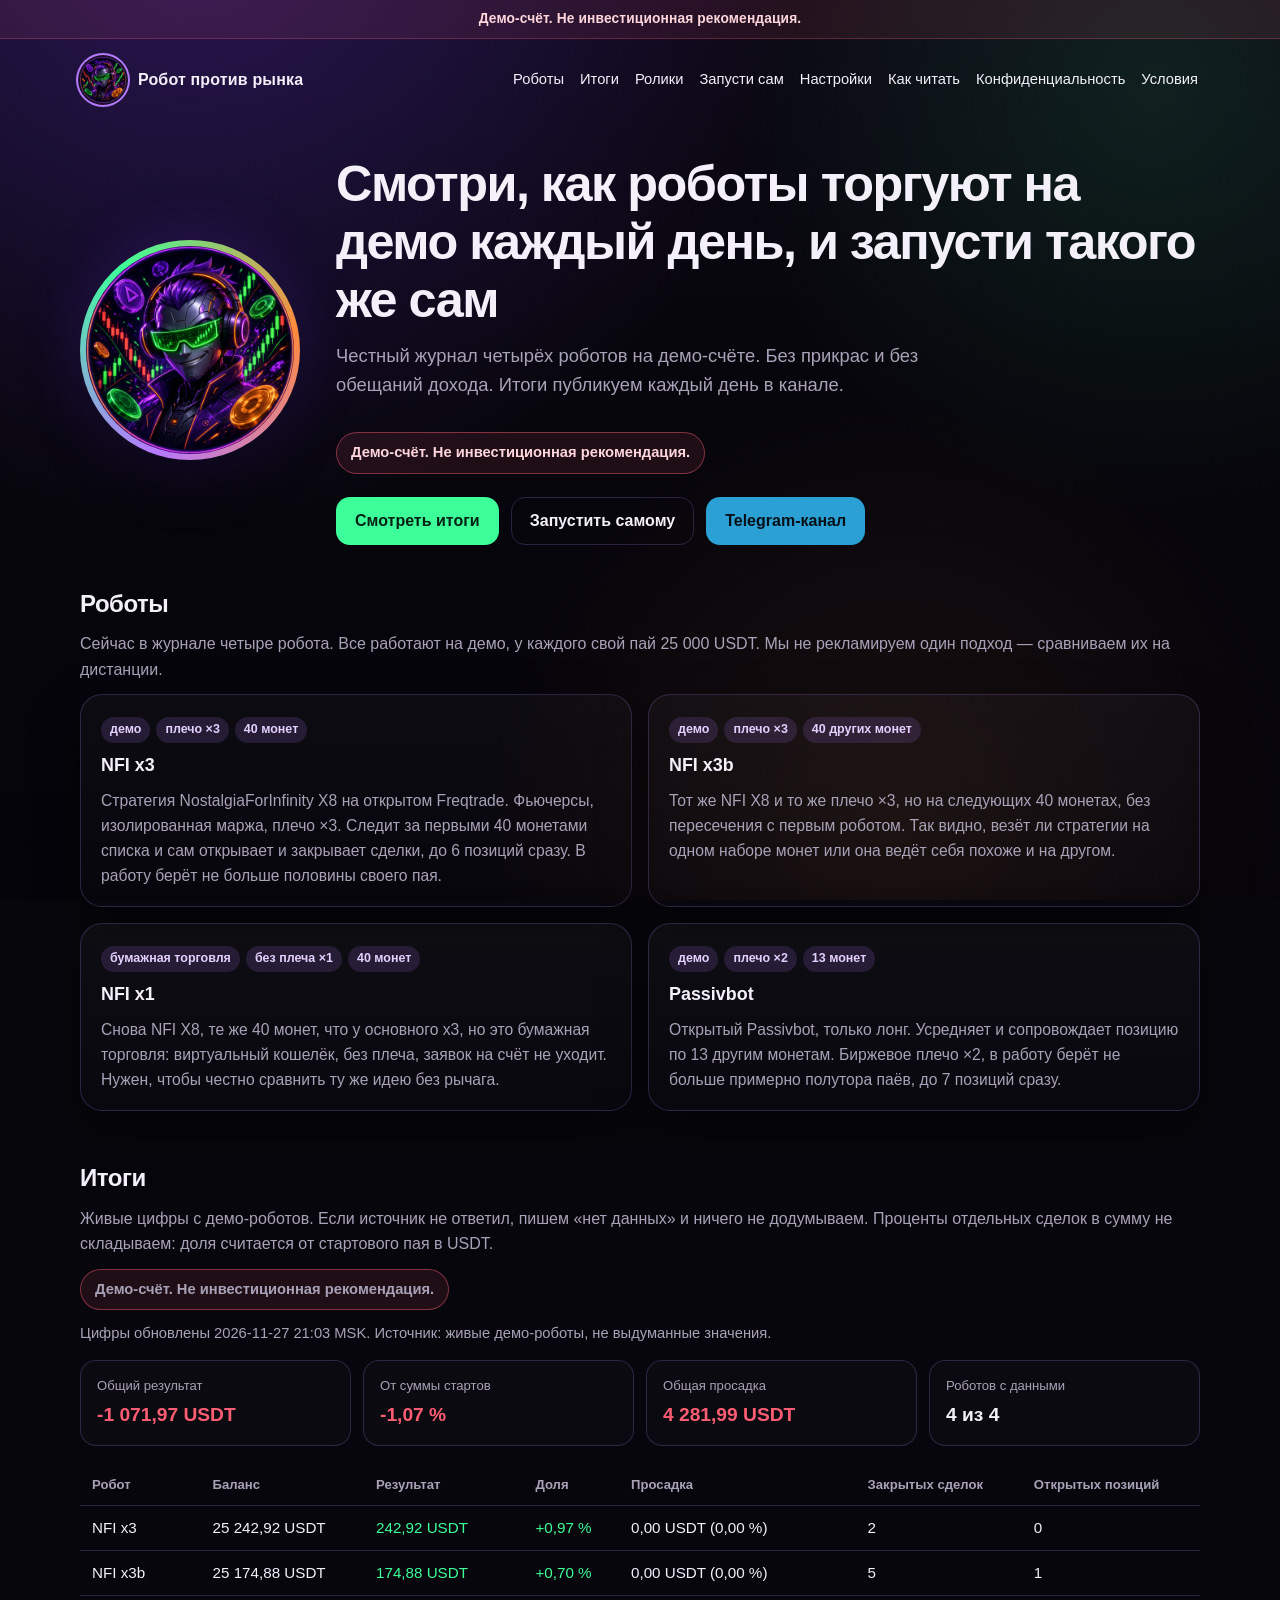
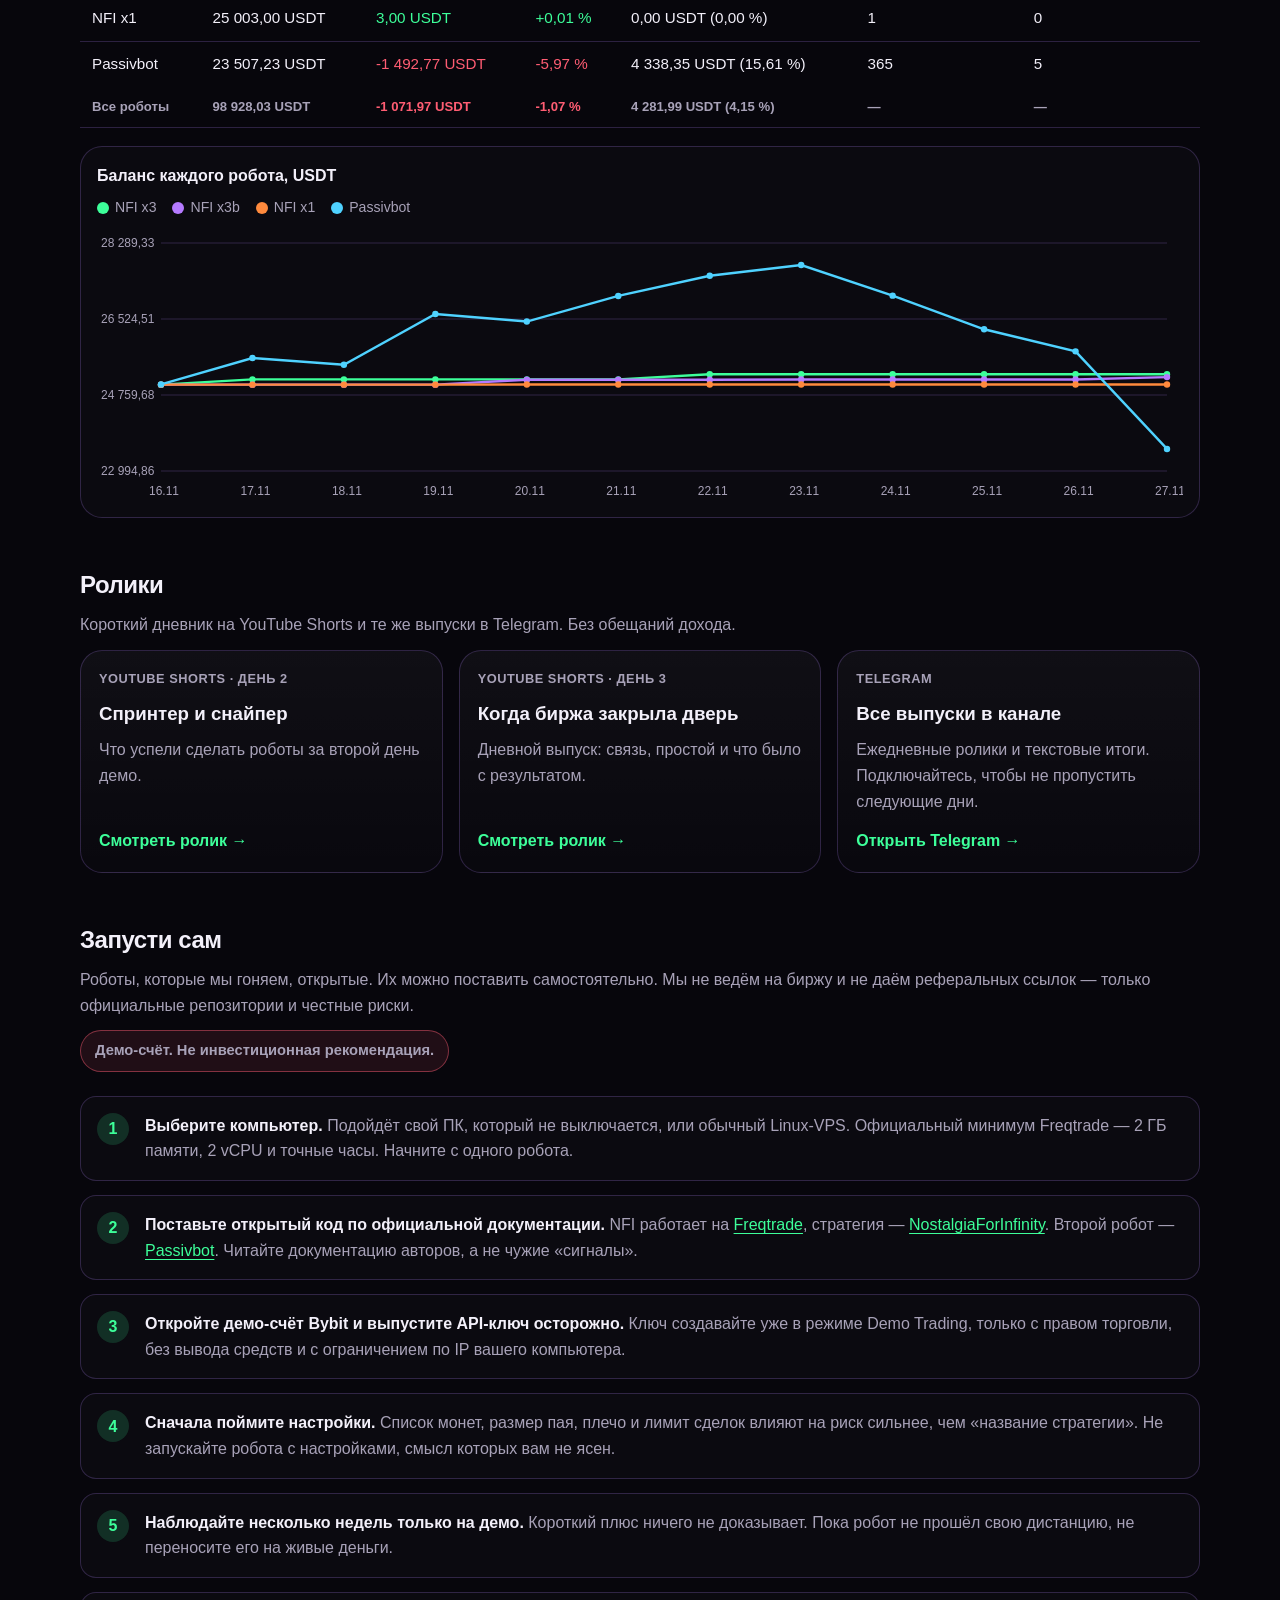
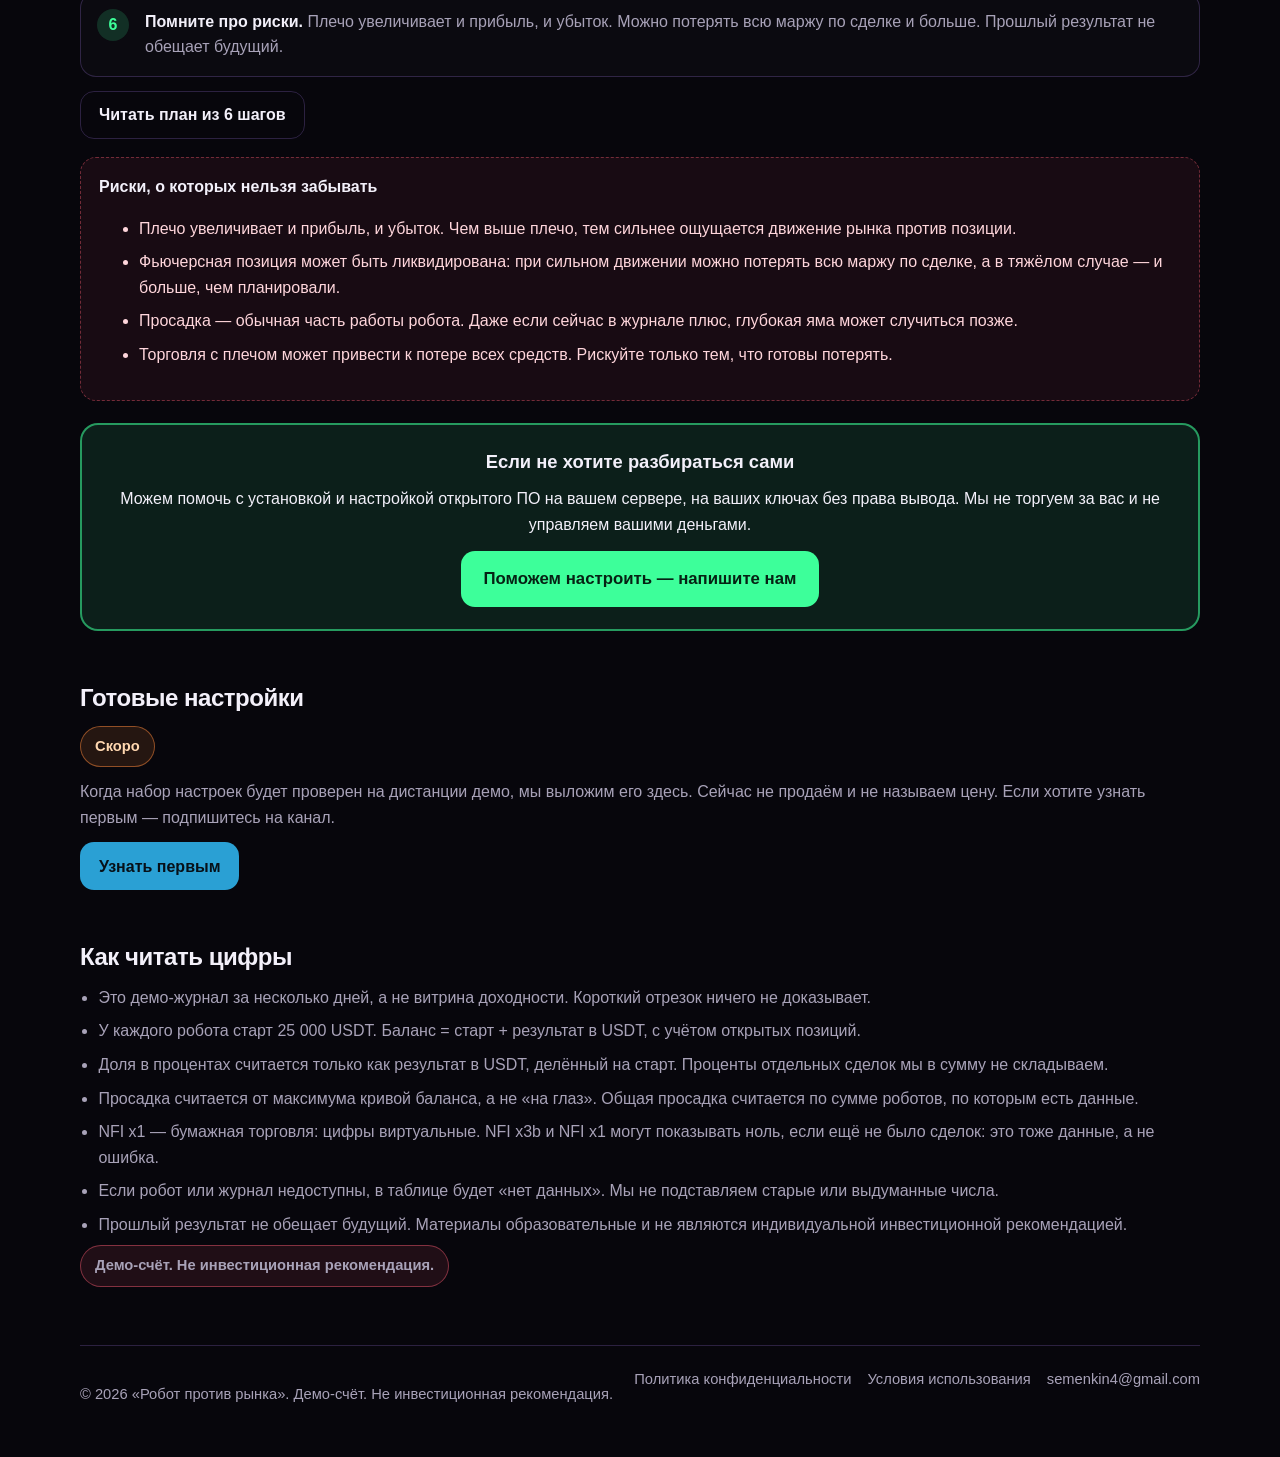
<file: index.html>
<!DOCTYPE html>
<html lang="ru">
<head>
  <meta charset="utf-8">
  <meta name="viewport" content="width=device-width, initial-scale=1">
  <title>Робот против рынка — смотри демо-роботов и запусти такого же сам</title>
  <meta name="description" content="Честный журнал демо-торговли торговых роботов. Смотри, как роботы торгуют на демо каждый день, и запусти такого же сам. Демо-счёт. Не инвестиционная рекомендация.">
  <meta name="robots" content="index,follow">
  <meta property="og:title" content="Робот против рынка">
  <meta property="og:description" content="Смотри, как роботы торгуют на демо каждый день, и запусти такого же сам. Демо-счёт. Не инвестиционная рекомендация.">
  <meta property="og:image" content="avatar.jpg">
  <meta property="og:locale" content="ru_RU">
  <link rel="icon" href="avatar.jpg" type="image/jpeg">
  <link rel="stylesheet" href="style.css">
</head>
<body>
  <div class="bg-glow" aria-hidden="true"></div>
  <div class="top-disclaimer">Демо-счёт. Не инвестиционная рекомендация.</div>
  <div class="wrap">
    <header>
      <a class="brand" href="index.html">
        <img src="avatar.jpg" alt="Аватар канала «Робот против рынка»" width="46" height="46">
        <span class="brand-name">Робот против рынка</span>
      </a>
      <nav aria-label="Разделы сайта">
        <a href="#robots">Роботы</a>
        <a href="#results">Итоги</a>
        <a href="#videos">Ролики</a>
        <a href="start.html">Запусти сам</a>
        <a href="#presets">Настройки</a>
        <a href="#howto">Как читать</a>
        <a href="privacy.html">Конфиденциальность</a>
        <a href="terms.html">Условия</a>
      </nav>
    </header>

    <main>
      <section class="hero">
        <div class="avatar-frame">
          <img src="avatar.jpg" alt="Аватар канала «Робот против рынка»: робот в наушниках на фоне графика" width="220" height="220">
        </div>
        <div>
          <h1>Смотри, как роботы торгуют на демо каждый день, и запусти такого же сам</h1>
          <p class="lead">Честный журнал четырёх роботов на демо-счёте. Без прикрас и без обещаний дохода. Итоги публикуем каждый день в канале.</p>
          <p class="badge">Демо-счёт. Не инвестиционная рекомендация.</p>
          <div class="cta-row">
            <a class="btn btn-primary" href="#results">Смотреть итоги</a>
            <a class="btn btn-ghost" href="start.html">Запустить самому</a>
            <a class="btn btn-tg" href="https://t.me/robot_protiv_rynka">Telegram-канал</a>
          </div>
        </div>
      </section>

      <section class="section" id="robots">
        <h2>Роботы</h2>
        <p class="section-lead">Сейчас в журнале четыре робота. Все работают на демо, у каждого свой пай 25 000 USDT. Мы не рекламируем один подход — сравниваем их на дистанции.</p>
        <div class="cards">
          <article class="card">
            <span class="tag">демо</span><span class="tag">плечо ×3</span><span class="tag">40 монет</span>
            <h3>NFI x3</h3>
            <p>Стратегия NostalgiaForInfinity X8 на открытом Freqtrade. Фьючерсы, изолированная маржа, плечо ×3. Следит за первыми 40 монетами списка и сам открывает и закрывает сделки, до 6 позиций сразу. В работу берёт не больше половины своего пая.</p>
          </article>
          <article class="card">
            <span class="tag">демо</span><span class="tag">плечо ×3</span><span class="tag">40 других монет</span>
            <h3>NFI x3b</h3>
            <p>Тот же NFI X8 и то же плечо ×3, но на следующих 40 монетах, без пересечения с первым роботом. Так видно, везёт ли стратегии на одном наборе монет или она ведёт себя похоже и на другом.</p>
          </article>
          <article class="card">
            <span class="tag">бумажная торговля</span><span class="tag">без плеча ×1</span><span class="tag">40 монет</span>
            <h3>NFI x1</h3>
            <p>Снова NFI X8, те же 40 монет, что у основного x3, но это бумажная торговля: виртуальный кошелёк, без плеча, заявок на счёт не уходит. Нужен, чтобы честно сравнить ту же идею без рычага.</p>
          </article>
          <article class="card">
            <span class="tag">демо</span><span class="tag">плечо ×2</span><span class="tag">13 монет</span>
            <h3>Passivbot</h3>
            <p>Открытый Passivbot, только лонг. Усредняет и сопровождает позицию по 13 другим монетам. Биржевое плечо ×2, в работу берёт не больше примерно полутора паёв, до 7 позиций сразу.</p>
          </article>
        </div>
      </section>

      <section class="section" id="results">
        <h2>Итоги</h2>
        <p class="section-lead">Живые цифры с демо-роботов. Если источник не ответил, пишем «нет данных» и ничего не додумываем. Проценты отдельных сделок в сумму не складываем: доля считается от стартового пая в USDT.</p>
        <p class="badge">Демо-счёт. Не инвестиционная рекомендация.</p>
        <p class="update-time" id="updated-at">Загружаем цифры…</p>
        <div class="kpi">
          <div class="kpi-item"><span class="label">Общий результат</span><span class="value" id="kpi-pnl">…</span></div>
          <div class="kpi-item"><span class="label">От суммы стартов</span><span class="value" id="kpi-pct">…</span></div>
          <div class="kpi-item"><span class="label">Общая просадка</span><span class="value" id="kpi-dd">…</span></div>
          <div class="kpi-item"><span class="label">Роботов с данными</span><span class="value" id="kpi-count">…</span></div>
        </div>
        <div class="table-wrap">
          <table class="stats">
            <thead>
              <tr>
                <th>Робот</th>
                <th>Баланс</th>
                <th>Результат</th>
                <th>Доля</th>
                <th>Просадка</th>
                <th>Закрытых сделок</th>
                <th>Открытых позиций</th>
              </tr>
            </thead>
            <tbody id="stats-body">
              <tr><td colspan="7">Загружаем цифры…</td></tr>
            </tbody>
            <tfoot id="stats-foot"></tfoot>
          </table>
        </div>
        <div class="stats-cards" id="stats-cards"></div>
        <div class="chart-box">
          <h3>Баланс каждого робота, USDT</h3>
          <div class="legend">
            <span><i class="swatch" style="background:#3dff9a"></i>NFI x3</span>
            <span><i class="swatch" style="background:#b57aff"></i>NFI x3b</span>
            <span><i class="swatch" style="background:#ff8a3d"></i>NFI x1</span>
            <span><i class="swatch" style="background:#4fd2ff"></i>Passivbot</span>
          </div>
          <canvas id="balance-chart" width="800" height="280" role="img" aria-label="График баланса четырёх демо-роботов"></canvas>
        </div>
      </section>

      <section class="section" id="videos">
        <h2>Ролики</h2>
        <p class="section-lead">Короткий дневник на YouTube Shorts и те же выпуски в Telegram. Без обещаний дохода.</p>
        <div class="video-grid">
          <a class="video-card" href="https://youtube.com/shorts/iIZzN1qFDpM">
            <div>
              <div class="kind">YouTube Shorts · день 2</div>
              <h3>Спринтер и снайпер</h3>
              <p>Что успели сделать роботы за второй день демо.</p>
            </div>
            <div class="play">Смотреть ролик →</div>
          </a>
          <a class="video-card" href="https://youtube.com/shorts/Dqao7F0PAgA">
            <div>
              <div class="kind">YouTube Shorts · день 3</div>
              <h3>Когда биржа закрыла дверь</h3>
              <p>Дневной выпуск: связь, простой и что было с результатом.</p>
            </div>
            <div class="play">Смотреть ролик →</div>
          </a>
          <a class="video-card" href="https://t.me/robot_protiv_rynka">
            <div>
              <div class="kind">Telegram</div>
              <h3>Все выпуски в канале</h3>
              <p>Ежедневные ролики и текстовые итоги. Подключайтесь, чтобы не пропустить следующие дни.</p>
            </div>
            <div class="play">Открыть Telegram →</div>
          </a>
        </div>
      </section>

      <section class="section" id="start">
        <h2>Запусти сам</h2>
        <p class="section-lead">Роботы, которые мы гоняем, открытые. Их можно поставить самостоятельно. Мы не ведём на биржу и не даём реферальных ссылок — только официальные репозитории и честные риски.</p>
        <p class="badge">Демо-счёт. Не инвестиционная рекомендация.</p>
        <ol class="steps">
          <li><strong>Выберите компьютер.</strong> Подойдёт свой ПК, который не выключается, или обычный Linux-VPS. Официальный минимум Freqtrade — 2 ГБ памяти, 2 vCPU и точные часы. Начните с одного робота.</li>
          <li><strong>Поставьте открытый код по официальной документации.</strong> NFI работает на <a href="https://github.com/freqtrade/freqtrade">Freqtrade</a>, стратегия — <a href="https://github.com/iterativv/NostalgiaForInfinity">NostalgiaForInfinity</a>. Второй робот — <a href="https://github.com/enarjord/passivbot">Passivbot</a>. Читайте документацию авторов, а не чужие «сигналы».</li>
          <li><strong>Откройте демо-счёт Bybit и выпустите API-ключ осторожно.</strong> Ключ создавайте уже в режиме Demo Trading, только с правом торговли, без вывода средств и с ограничением по IP вашего компьютера.</li>
          <li><strong>Сначала поймите настройки.</strong> Список монет, размер пая, плечо и лимит сделок влияют на риск сильнее, чем «название стратегии». Не запускайте робота с настройками, смысл которых вам не ясен.</li>
          <li><strong>Наблюдайте несколько недель только на демо.</strong> Короткий плюс ничего не доказывает. Пока робот не прошёл свою дистанцию, не переносите его на живые деньги.</li>
          <li><strong>Помните про риски.</strong> Плечо увеличивает и прибыль, и убыток. Можно потерять всю маржу по сделке и больше. Прошлый результат не обещает будущий.</li>
        </ol>
        <div class="cta-row">
          <a class="btn btn-ghost" href="start.html">Читать план из 6 шагов</a>
        </div>
        <div class="risk">
          <p><strong>Риски, о которых нельзя забывать</strong></p>
          <ul>
            <li>Плечо увеличивает и прибыль, и убыток. Чем выше плечо, тем сильнее ощущается движение рынка против позиции.</li>
            <li>Фьючерсная позиция может быть ликвидирована: при сильном движении можно потерять всю маржу по сделке, а в тяжёлом случае — и больше, чем планировали.</li>
            <li>Просадка — обычная часть работы робота. Даже если сейчас в журнале плюс, глубокая яма может случиться позже.</li>
            <li>Торговля с плечом может привести к потере всех средств. Рискуйте только тем, что готовы потерять.</li>
          </ul>
        </div>
        <div class="help-cta">
          <p class="help-lead">Если не хотите разбираться сами</p>
          <p>Можем помочь с установкой и настройкой открытого ПО на вашем сервере, на ваших ключах без права вывода. Мы не торгуем за вас и не управляем вашими деньгами.</p>
          <div class="cta-row">
            <a class="btn btn-primary" href="https://t.me/sema2944">Поможем настроить — напишите нам</a>
          </div>
        </div>
      </section>

      <section class="section" id="presets">
        <h2>Готовые настройки</h2>
        <p><span class="badge badge-soon">Скоро</span></p>
        <p class="section-lead">Когда набор настроек будет проверен на дистанции демо, мы выложим его здесь. Сейчас не продаём и не называем цену. Если хотите узнать первым — подпишитесь на канал.</p>
        <div class="cta-row">
          <a class="btn btn-tg" href="https://t.me/robot_protiv_rynka">Узнать первым</a>
        </div>
      </section>

      <section class="section" id="howto">
        <h2>Как читать цифры</h2>
        <ul class="read-list">
          <li>Это демо-журнал за несколько дней, а не витрина доходности. Короткий отрезок ничего не доказывает.</li>
          <li>У каждого робота старт 25 000 USDT. Баланс = старт + результат в USDT, с учётом открытых позиций.</li>
          <li>Доля в процентах считается только как результат в USDT, делённый на старт. Проценты отдельных сделок мы в сумму не складываем.</li>
          <li>Просадка считается от максимума кривой баланса, а не «на глаз». Общая просадка считается по сумме роботов, по которым есть данные.</li>
          <li>NFI x1 — бумажная торговля: цифры виртуальные. NFI x3b и NFI x1 могут показывать ноль, если ещё не было сделок: это тоже данные, а не ошибка.</li>
          <li>Если робот или журнал недоступны, в таблице будет «нет данных». Мы не подставляем старые или выдуманные числа.</li>
          <li>Прошлый результат не обещает будущий. Материалы образовательные и не являются индивидуальной инвестиционной рекомендацией.</li>
        </ul>
        <p class="badge">Демо-счёт. Не инвестиционная рекомендация.</p>
      </section>
    </main>

    <footer>
      <div class="footer-row">
        <p>© 2026 «Робот против рынка». Демо-счёт. Не инвестиционная рекомендация.</p>
        <div class="footer-links">
          <a href="privacy.html">Политика конфиденциальности</a>
          <a href="terms.html">Условия использования</a>
          <a href="mailto:semenkin4@gmail.com">semenkin4@gmail.com</a>
        </div>
      </div>
    </footer>
  </div>
  <script src="site.js"></script>
</body>
</html>
</file>
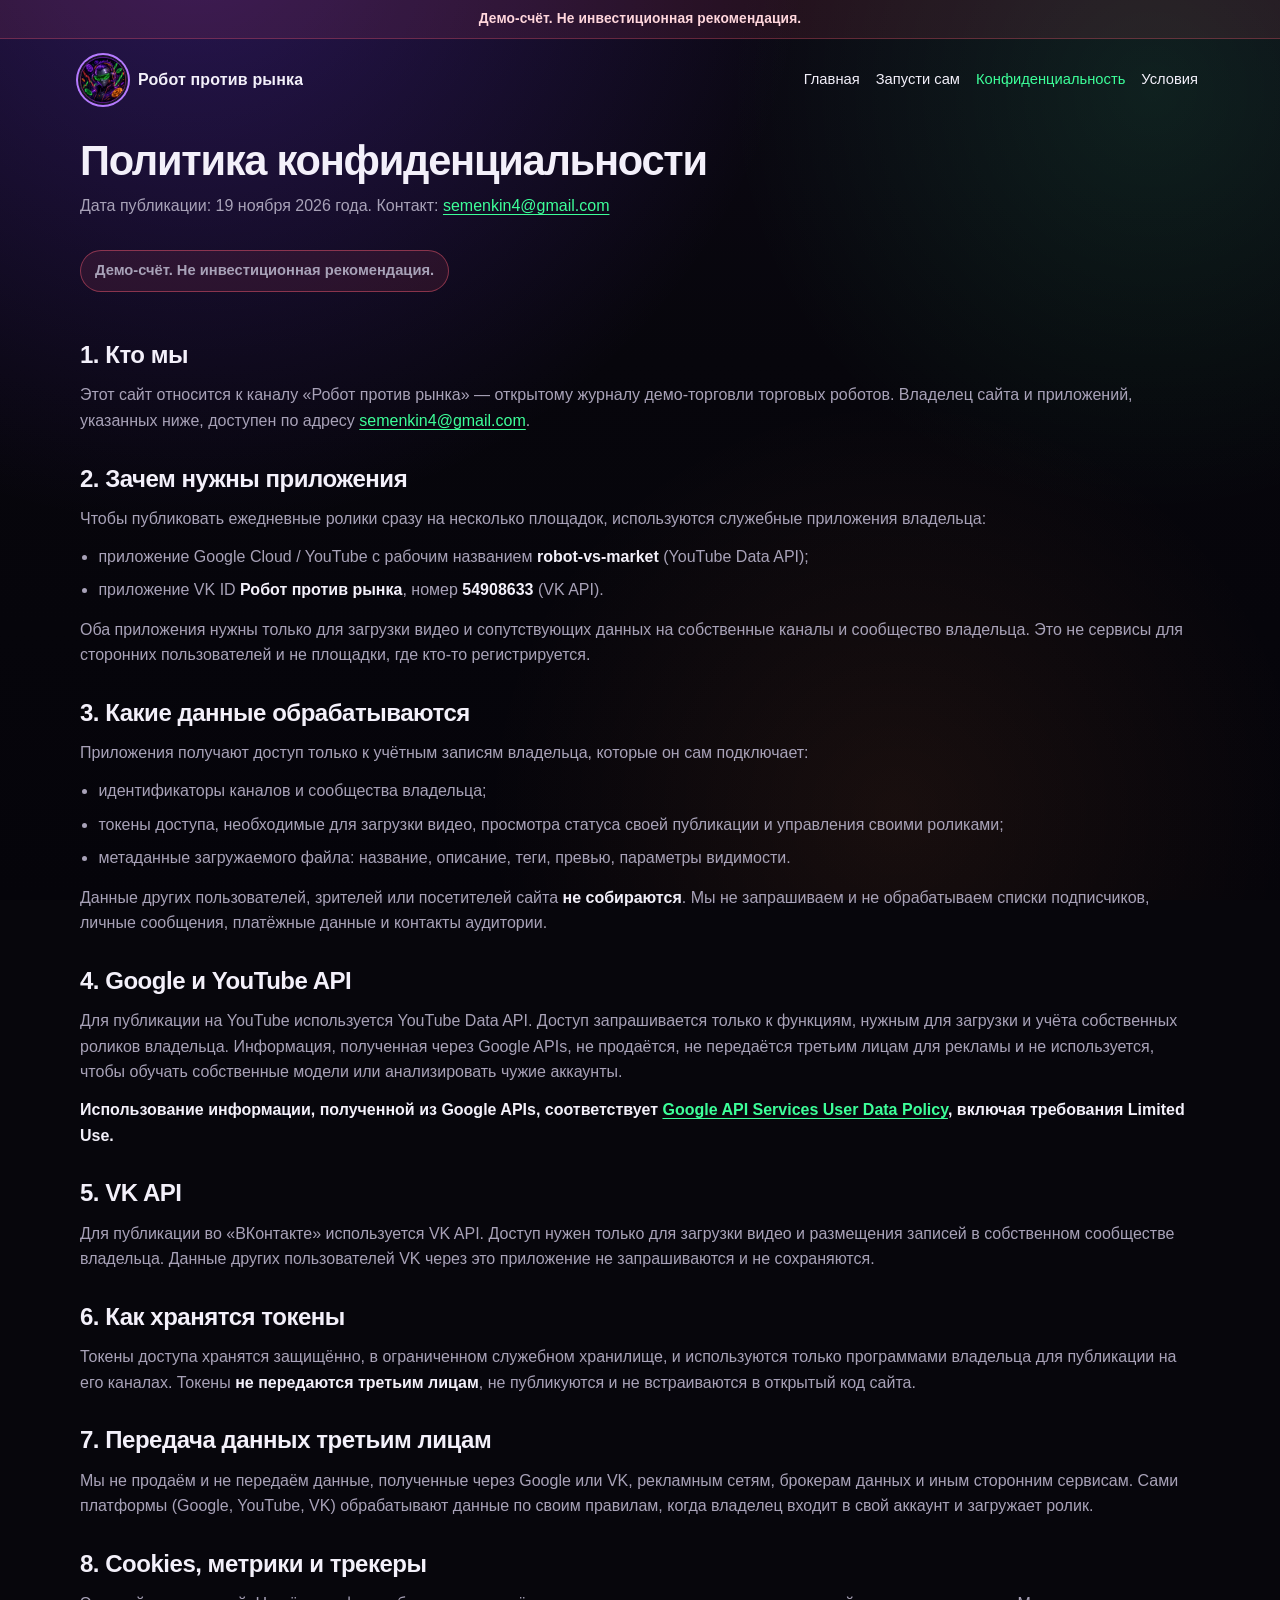
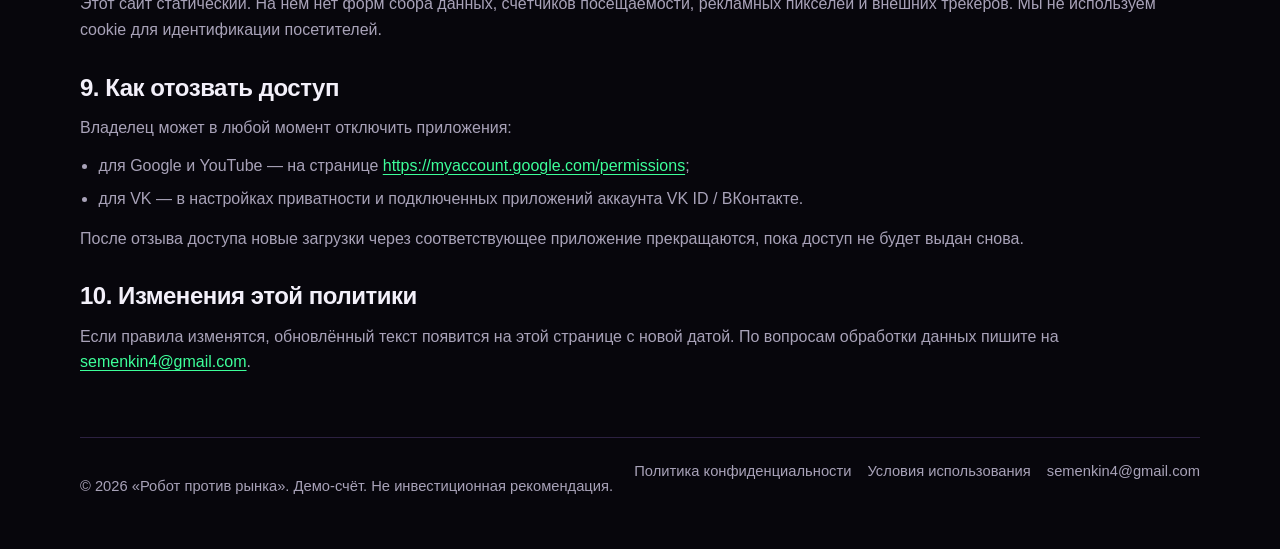
<file: privacy.html>
<!DOCTYPE html>
<html lang="ru">
<head>
  <meta charset="utf-8">
  <meta name="viewport" content="width=device-width, initial-scale=1">
    <title>Политика конфиденциальности — Робот против рынка</title>
  <meta name="description" content="Политика конфиденциальности сайта и приложений канала «Робот против рынка». Использование Google API и VK API только для загрузки видео на собственные каналы владельца.">
  <link rel="icon" href="avatar.jpg" type="image/jpeg">
  <link rel="stylesheet" href="style.css">
</head>
<body>
  <div class="bg-glow" aria-hidden="true"></div>
  <div class="top-disclaimer">Демо-счёт. Не инвестиционная рекомендация.</div>
  <div class="wrap">
    <header>
      <a class="brand" href="index.html">
        <img src="avatar.jpg" alt="Аватар канала «Робот против рынка»" width="46" height="46">
        <span class="brand-name">Робот против рынка</span>
      </a>
      <nav aria-label="Разделы сайта">
        <a href="index.html">Главная</a>
        <a href="start.html">Запусти сам</a>
        <a href="privacy.html" aria-current="page">Конфиденциальность</a>
        <a href="terms.html">Условия</a>
      </nav>
    </header>
    <main class="doc">
      <h1>Политика конфиденциальности</h1>
      <p class="meta">Дата публикации: 19 ноября 2026 года. Контакт: <a href="mailto:semenkin4@gmail.com">semenkin4@gmail.com</a></p>
      <p class="badge">Демо-счёт. Не инвестиционная рекомендация.</p>

      <h2>1. Кто мы</h2>
      <p>Этот сайт относится к каналу «Робот против рынка» — открытому журналу демо-торговли торговых роботов. Владелец сайта и приложений, указанных ниже, доступен по адресу <a href="mailto:semenkin4@gmail.com">semenkin4@gmail.com</a>.</p>

      <h2>2. Зачем нужны приложения</h2>
      <p>Чтобы публиковать ежедневные ролики сразу на несколько площадок, используются служебные приложения владельца:</p>
      <ul>
        <li>приложение Google Cloud / YouTube с рабочим названием <strong>robot-vs-market</strong> (YouTube Data API);</li>
        <li>приложение VK ID <strong>Робот против рынка</strong>, номер <strong>54908633</strong> (VK API).</li>
      </ul>
      <p>Оба приложения нужны только для загрузки видео и сопутствующих данных на собственные каналы и сообщество владельца. Это не сервисы для сторонних пользователей и не площадки, где кто-то регистрируется.</p>

      <h2>3. Какие данные обрабатываются</h2>
      <p>Приложения получают доступ только к учётным записям владельца, которые он сам подключает:</p>
      <ul>
        <li>идентификаторы каналов и сообщества владельца;</li>
        <li>токены доступа, необходимые для загрузки видео, просмотра статуса своей публикации и управления своими роликами;</li>
        <li>метаданные загружаемого файла: название, описание, теги, превью, параметры видимости.</li>
      </ul>
      <p>Данные других пользователей, зрителей или посетителей сайта <strong>не собираются</strong>. Мы не запрашиваем и не обрабатываем списки подписчиков, личные сообщения, платёжные данные и контакты аудитории.</p>

      <h2>4. Google и YouTube API</h2>
      <p>Для публикации на YouTube используется YouTube Data API. Доступ запрашивается только к функциям, нужным для загрузки и учёта собственных роликов владельца. Информация, полученная через Google APIs, не продаётся, не передаётся третьим лицам для рекламы и не используется, чтобы обучать собственные модели или анализировать чужие аккаунты.</p>
      <p><strong>Использование информации, полученной из Google APIs, соответствует <a href="https://developers.google.com/terms/api-services-user-data-policy">Google API Services User Data Policy</a>, включая требования Limited Use.</strong></p>

      <h2>5. VK API</h2>
      <p>Для публикации во «ВКонтакте» используется VK API. Доступ нужен только для загрузки видео и размещения записей в собственном сообществе владельца. Данные других пользователей VK через это приложение не запрашиваются и не сохраняются.</p>

      <h2>6. Как хранятся токены</h2>
      <p>Токены доступа хранятся защищённо, в ограниченном служебном хранилище, и используются только программами владельца для публикации на его каналах. Токены <strong>не передаются третьим лицам</strong>, не публикуются и не встраиваются в открытый код сайта.</p>

      <h2>7. Передача данных третьим лицам</h2>
      <p>Мы не продаём и не передаём данные, полученные через Google или VK, рекламным сетям, брокерам данных и иным сторонним сервисам. Сами платформы (Google, YouTube, VK) обрабатывают данные по своим правилам, когда владелец входит в свой аккаунт и загружает ролик.</p>

      <h2>8. Cookies, метрики и трекеры</h2>
      <p>Этот сайт статический. На нём нет форм сбора данных, счётчиков посещаемости, рекламных пикселей и внешних трекеров. Мы не используем cookie для идентификации посетителей.</p>

      <h2>9. Как отозвать доступ</h2>
      <p>Владелец может в любой момент отключить приложения:</p>
      <ul>
        <li>для Google и YouTube — на странице <a href="https://myaccount.google.com/permissions">https://myaccount.google.com/permissions</a>;</li>
        <li>для VK — в настройках приватности и подключенных приложений аккаунта VK ID / ВКонтакте.</li>
      </ul>
      <p>После отзыва доступа новые загрузки через соответствующее приложение прекращаются, пока доступ не будет выдан снова.</p>

      <h2>10. Изменения этой политики</h2>
      <p>Если правила изменятся, обновлённый текст появится на этой странице с новой датой. По вопросам обработки данных пишите на <a href="mailto:semenkin4@gmail.com">semenkin4@gmail.com</a>.</p>
    </main>
    <footer>
      <div class="footer-row">
        <p>© 2026 «Робот против рынка». Демо-счёт. Не инвестиционная рекомендация.</p>
        <div class="footer-links">
          <a href="privacy.html">Политика конфиденциальности</a>
          <a href="terms.html">Условия использования</a>
          <a href="mailto:semenkin4@gmail.com">semenkin4@gmail.com</a>
        </div>
      </div>
    </footer>
  </div>
</body>
</html>
</file>
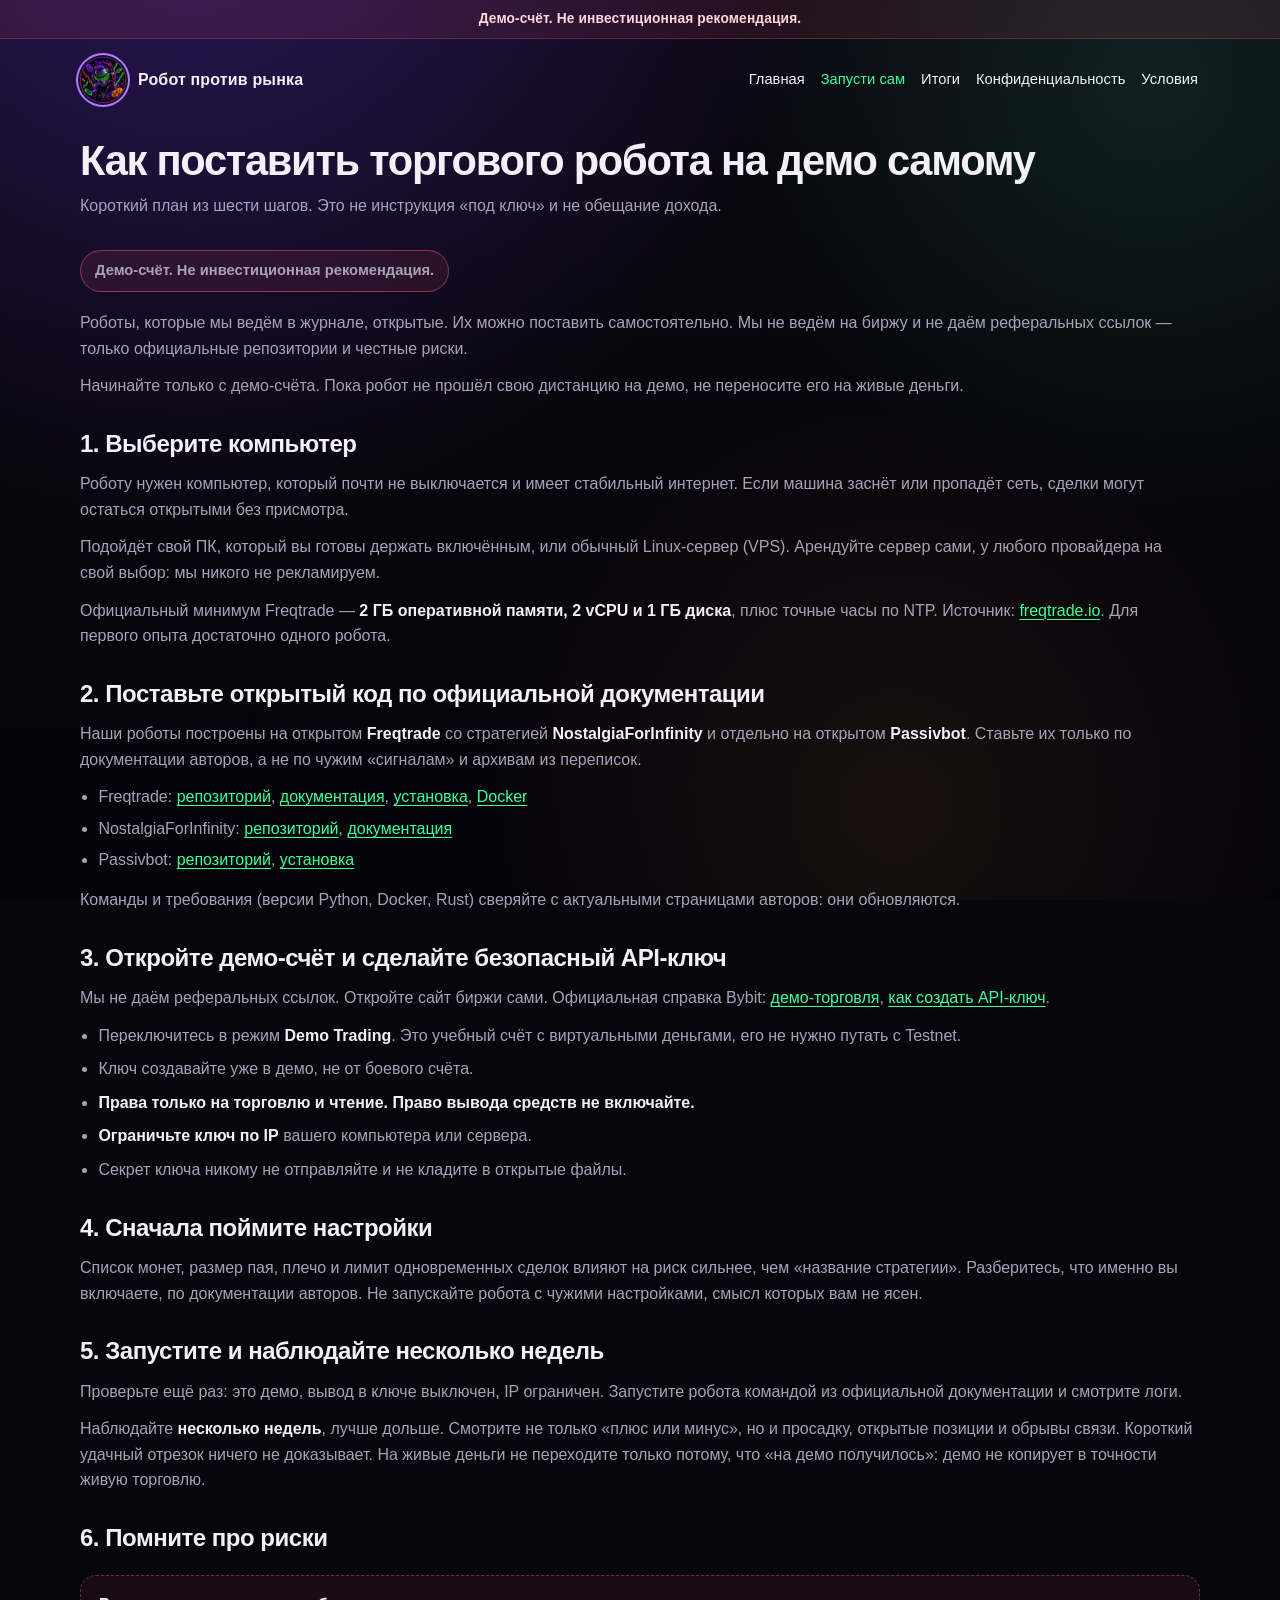
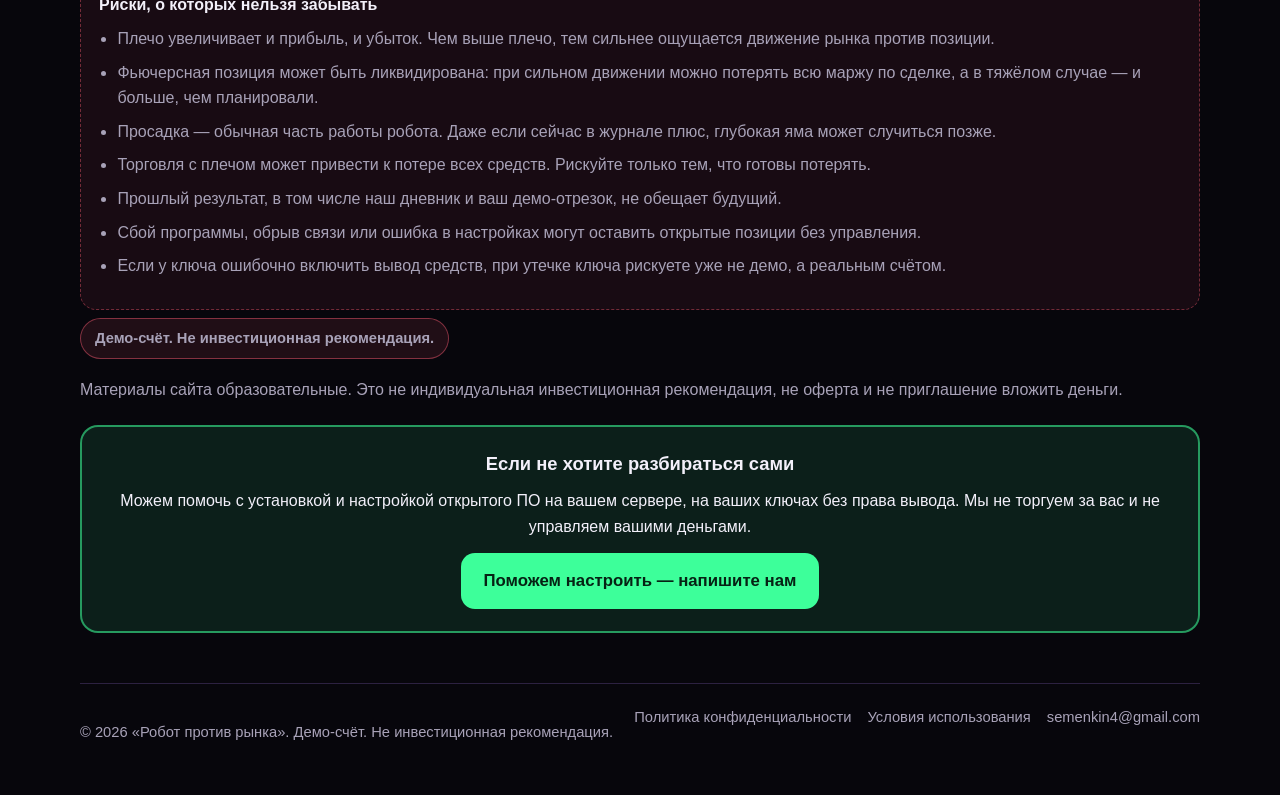
<file: start.html>
<!DOCTYPE html>
<html lang="ru">
<head>
  <meta charset="utf-8">
  <meta name="viewport" content="width=device-width, initial-scale=1">
  <title>Как поставить торгового робота на демо самому — Робот против рынка</title>
  <meta name="description" content="Короткий план: как поставить открытого торгового робота на демо-счёт Bybit. Демо-счёт. Не инвестиционная рекомендация.">
  <meta name="robots" content="index,follow">
  <link rel="icon" href="avatar.jpg" type="image/jpeg">
  <link rel="stylesheet" href="style.css">
</head>
<body>
  <div class="bg-glow" aria-hidden="true"></div>
  <div class="top-disclaimer">Демо-счёт. Не инвестиционная рекомендация.</div>
  <div class="wrap">
    <header>
      <a class="brand" href="index.html">
        <img src="avatar.jpg" alt="Аватар канала «Робот против рынка»" width="46" height="46">
        <span class="brand-name">Робот против рынка</span>
      </a>
      <nav aria-label="Разделы сайта">
        <a href="index.html">Главная</a>
        <a href="start.html" aria-current="page">Запусти сам</a>
        <a href="index.html#results">Итоги</a>
        <a href="privacy.html">Конфиденциальность</a>
        <a href="terms.html">Условия</a>
      </nav>
    </header>

    <main class="doc">
      <h1>Как поставить торгового робота на демо самому</h1>
      <p class="meta">Короткий план из шести шагов. Это не инструкция «под ключ» и не обещание дохода.</p>
      <p class="badge">Демо-счёт. Не инвестиционная рекомендация.</p>

      <p>Роботы, которые мы ведём в журнале, открытые. Их можно поставить самостоятельно. Мы не ведём на биржу и не даём реферальных ссылок — только официальные репозитории и честные риски.</p>
      <p>Начинайте только с демо-счёта. Пока робот не прошёл свою дистанцию на демо, не переносите его на живые деньги.</p>

      <h2>1. Выберите компьютер</h2>
      <p>Роботу нужен компьютер, который почти не выключается и имеет стабильный интернет. Если машина заснёт или пропадёт сеть, сделки могут остаться открытыми без присмотра.</p>
      <p>Подойдёт свой ПК, который вы готовы держать включённым, или обычный Linux-сервер (VPS). Арендуйте сервер сами, у любого провайдера на свой выбор: мы никого не рекламируем.</p>
      <p>Официальный минимум Freqtrade — <strong>2 ГБ оперативной памяти, 2 vCPU и 1 ГБ диска</strong>, плюс точные часы по NTP. Источник: <a href="https://www.freqtrade.io/en/stable/">freqtrade.io</a>. Для первого опыта достаточно одного робота.</p>

      <h2>2. Поставьте открытый код по официальной документации</h2>
      <p>Наши роботы построены на открытом <strong>Freqtrade</strong> со стратегией <strong>NostalgiaForInfinity</strong> и отдельно на открытом <strong>Passivbot</strong>. Ставьте их только по документации авторов, а не по чужим «сигналам» и архивам из переписок.</p>
      <ul class="links-official">
        <li>Freqtrade: <a href="https://github.com/freqtrade/freqtrade">репозиторий</a>, <a href="https://www.freqtrade.io/en/stable/">документация</a>, <a href="https://www.freqtrade.io/en/stable/installation/">установка</a>, <a href="https://www.freqtrade.io/en/stable/docker_quickstart/">Docker</a></li>
        <li>NostalgiaForInfinity: <a href="https://github.com/iterativv/NostalgiaForInfinity">репозиторий</a>, <a href="https://iterativv.github.io/NostalgiaForInfinity/">документация</a></li>
        <li>Passivbot: <a href="https://github.com/enarjord/passivbot">репозиторий</a>, <a href="https://github.com/enarjord/passivbot/blob/master/docs/installation.md">установка</a></li>
      </ul>
      <p>Команды и требования (версии Python, Docker, Rust) сверяйте с актуальными страницами авторов: они обновляются.</p>

      <h2>3. Откройте демо-счёт и сделайте безопасный API-ключ</h2>
      <p>Мы не даём реферальных ссылок. Откройте сайт биржи сами. Официальная справка Bybit: <a href="https://www.bybit.com/ru-RU/help-center/article/Demo-Trading">демо-торговля</a>, <a href="https://www.bybit.com/ru-RU/help-center/article/How-to-create-your-API-key">как создать API-ключ</a>.</p>
      <ul>
        <li>Переключитесь в режим <strong>Demo Trading</strong>. Это учебный счёт с виртуальными деньгами, его не нужно путать с Testnet.</li>
        <li>Ключ создавайте уже в демо, не от боевого счёта.</li>
        <li><strong>Права только на торговлю и чтение. Право вывода средств не включайте.</strong></li>
        <li><strong>Ограничьте ключ по IP</strong> вашего компьютера или сервера.</li>
        <li>Секрет ключа никому не отправляйте и не кладите в открытые файлы.</li>
      </ul>

      <h2>4. Сначала поймите настройки</h2>
      <p>Список монет, размер пая, плечо и лимит одновременных сделок влияют на риск сильнее, чем «название стратегии». Разберитесь, что именно вы включаете, по документации авторов. Не запускайте робота с чужими настройками, смысл которых вам не ясен.</p>

      <h2>5. Запустите и наблюдайте несколько недель</h2>
      <p>Проверьте ещё раз: это демо, вывод в ключе выключен, IP ограничен. Запустите робота командой из официальной документации и смотрите логи.</p>
      <p>Наблюдайте <strong>несколько недель</strong>, лучше дольше. Смотрите не только «плюс или минус», но и просадку, открытые позиции и обрывы связи. Короткий удачный отрезок ничего не доказывает. На живые деньги не переходите только потому, что «на демо получилось»: демо не копирует в точности живую торговлю.</p>

      <h2>6. Помните про риски</h2>
      <div class="risk">
        <p><strong>Риски, о которых нельзя забывать</strong></p>
        <ul>
          <li>Плечо увеличивает и прибыль, и убыток. Чем выше плечо, тем сильнее ощущается движение рынка против позиции.</li>
          <li>Фьючерсная позиция может быть ликвидирована: при сильном движении можно потерять всю маржу по сделке, а в тяжёлом случае — и больше, чем планировали.</li>
          <li>Просадка — обычная часть работы робота. Даже если сейчас в журнале плюс, глубокая яма может случиться позже.</li>
          <li>Торговля с плечом может привести к потере всех средств. Рискуйте только тем, что готовы потерять.</li>
          <li>Прошлый результат, в том числе наш дневник и ваш демо-отрезок, не обещает будущий.</li>
          <li>Сбой программы, обрыв связи или ошибка в настройках могут оставить открытые позиции без управления.</li>
          <li>Если у ключа ошибочно включить вывод средств, при утечке ключа рискуете уже не демо, а реальным счётом.</li>
        </ul>
      </div>
      <p class="badge">Демо-счёт. Не инвестиционная рекомендация.</p>
      <p>Материалы сайта образовательные. Это не индивидуальная инвестиционная рекомендация, не оферта и не приглашение вложить деньги.</p>

      <div class="help-cta">
        <p class="help-lead">Если не хотите разбираться сами</p>
        <p>Можем помочь с установкой и настройкой открытого ПО на вашем сервере, на ваших ключах без права вывода. Мы не торгуем за вас и не управляем вашими деньгами.</p>
        <div class="cta-row">
          <a class="btn btn-primary" href="https://t.me/sema2944">Поможем настроить — напишите нам</a>
        </div>
      </div>
    </main>

    <footer>
      <div class="footer-row">
        <p>© 2026 «Робот против рынка». Демо-счёт. Не инвестиционная рекомендация.</p>
        <div class="footer-links">
          <a href="privacy.html">Политика конфиденциальности</a>
          <a href="terms.html">Условия использования</a>
          <a href="mailto:semenkin4@gmail.com">semenkin4@gmail.com</a>
        </div>
      </div>
    </footer>
  </div>
</body>
</html>
</file>
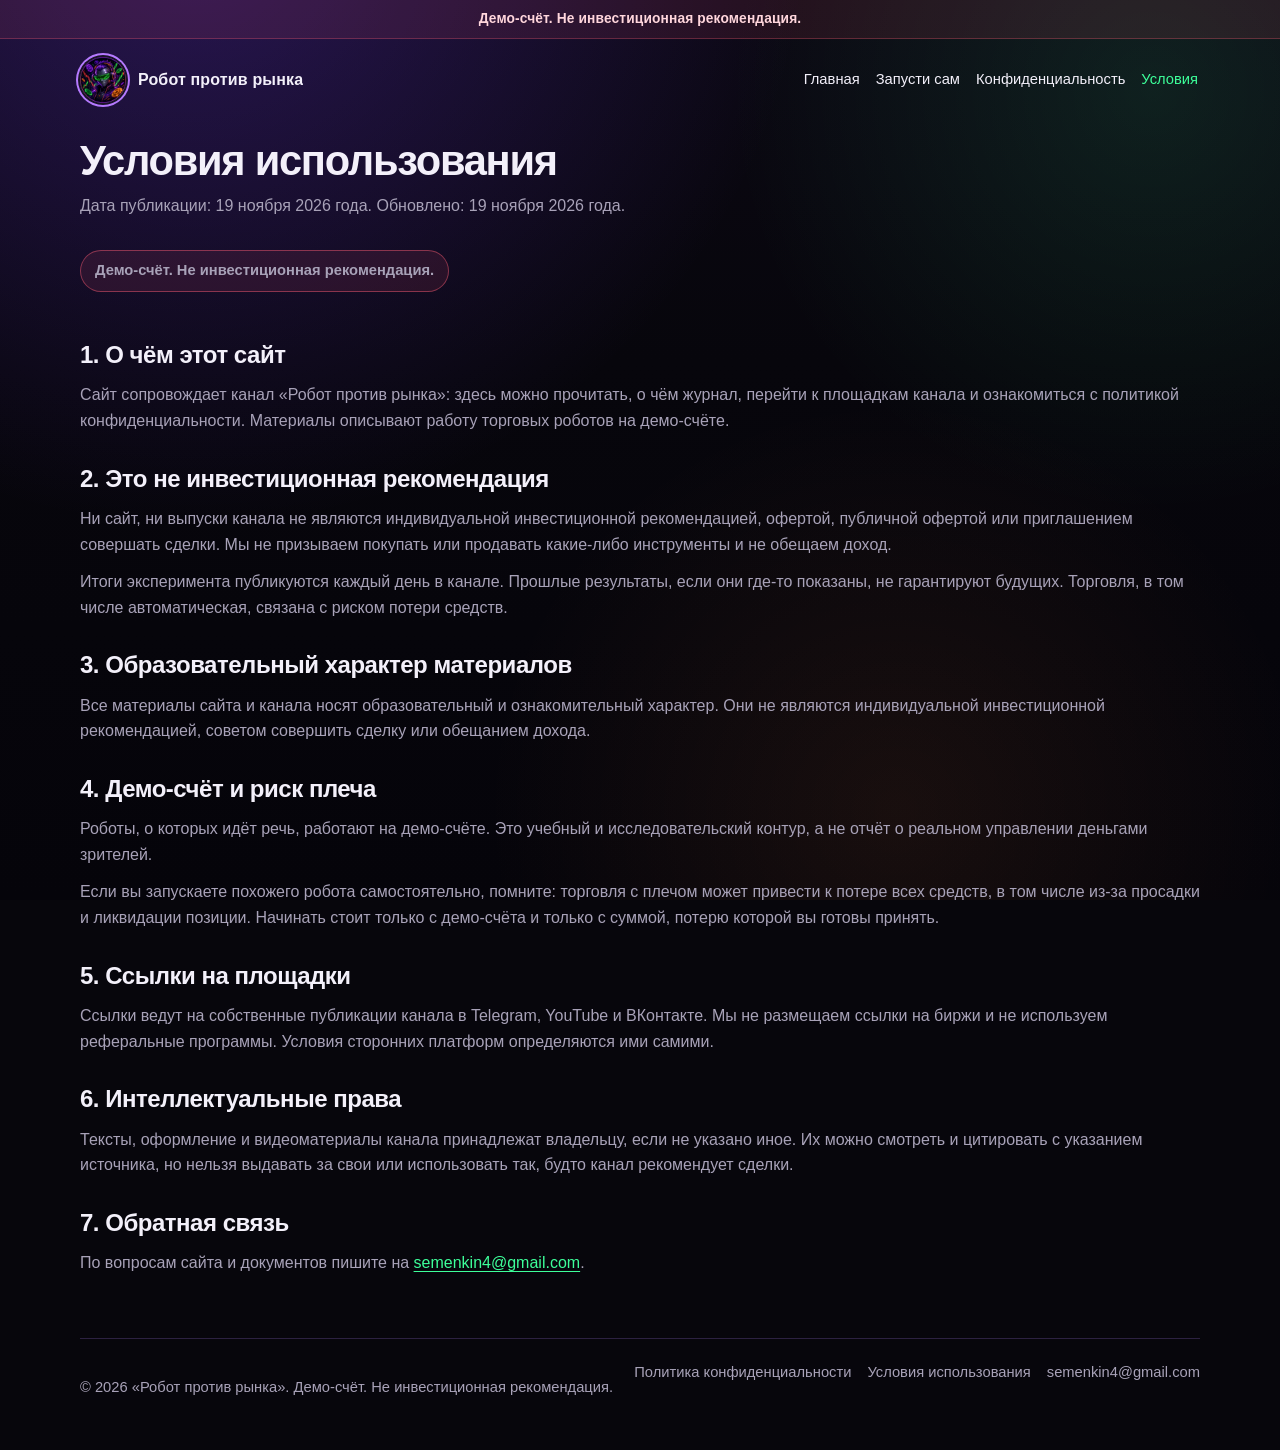
<file: terms.html>
<!DOCTYPE html>
<html lang="ru">
<head>
  <meta charset="utf-8">
  <meta name="viewport" content="width=device-width, initial-scale=1">
    <title>Условия использования — Робот против рынка</title>
  <meta name="description" content="Условия использования сайта и материалов канала «Робот против рынка». Демо-счёт. Не инвестиционная рекомендация.">
  <link rel="icon" href="avatar.jpg" type="image/jpeg">
  <link rel="stylesheet" href="style.css">
</head>
<body>
  <div class="bg-glow" aria-hidden="true"></div>
  <div class="top-disclaimer">Демо-счёт. Не инвестиционная рекомендация.</div>
  <div class="wrap">
    <header>
      <a class="brand" href="index.html">
        <img src="avatar.jpg" alt="Аватар канала «Робот против рынка»" width="46" height="46">
        <span class="brand-name">Робот против рынка</span>
      </a>
      <nav aria-label="Разделы сайта">
        <a href="index.html">Главная</a>
        <a href="start.html">Запусти сам</a>
        <a href="privacy.html">Конфиденциальность</a>
        <a href="terms.html" aria-current="page">Условия</a>
      </nav>
    </header>
    <main class="doc">
      <h1>Условия использования</h1>
      <p class="meta">Дата публикации: 19 ноября 2026 года. Обновлено: 19 ноября 2026 года.</p>
      <p class="badge">Демо-счёт. Не инвестиционная рекомендация.</p>

      <h2>1. О чём этот сайт</h2>
      <p>Сайт сопровождает канал «Робот против рынка»: здесь можно прочитать, о чём журнал, перейти к площадкам канала и ознакомиться с политикой конфиденциальности. Материалы описывают работу торговых роботов на демо-счёте.</p>

      <h2>2. Это не инвестиционная рекомендация</h2>
      <p>Ни сайт, ни выпуски канала не являются индивидуальной инвестиционной рекомендацией, офертой, публичной офертой или приглашением совершать сделки. Мы не призываем покупать или продавать какие-либо инструменты и не обещаем доход.</p>
      <p>Итоги эксперимента публикуются каждый день в канале. Прошлые результаты, если они где-то показаны, не гарантируют будущих. Торговля, в том числе автоматическая, связана с риском потери средств.</p>

      <h2>3. Образовательный характер материалов</h2>
      <p>Все материалы сайта и канала носят образовательный и ознакомительный характер. Они не являются индивидуальной инвестиционной рекомендацией, советом совершить сделку или обещанием дохода.</p>

      <h2>4. Демо-счёт и риск плеча</h2>
      <p>Роботы, о которых идёт речь, работают на демо-счёте. Это учебный и исследовательский контур, а не отчёт о реальном управлении деньгами зрителей.</p>
      <p>Если вы запускаете похожего робота самостоятельно, помните: торговля с плечом может привести к потере всех средств, в том числе из‑за просадки и ликвидации позиции. Начинать стоит только с демо-счёта и только с суммой, потерю которой вы готовы принять.</p>

      <h2>5. Ссылки на площадки</h2>
      <p>Ссылки ведут на собственные публикации канала в Telegram, YouTube и ВКонтакте. Мы не размещаем ссылки на биржи и не используем реферальные программы. Условия сторонних платформ определяются ими самими.</p>

      <h2>6. Интеллектуальные права</h2>
      <p>Тексты, оформление и видеоматериалы канала принадлежат владельцу, если не указано иное. Их можно смотреть и цитировать с указанием источника, но нельзя выдавать за свои или использовать так, будто канал рекомендует сделки.</p>

      <h2>7. Обратная связь</h2>
      <p>По вопросам сайта и документов пишите на <a href="mailto:semenkin4@gmail.com">semenkin4@gmail.com</a>.</p>
    </main>
    <footer>
      <div class="footer-row">
        <p>© 2026 «Робот против рынка». Демо-счёт. Не инвестиционная рекомендация.</p>
        <div class="footer-links">
          <a href="privacy.html">Политика конфиденциальности</a>
          <a href="terms.html">Условия использования</a>
          <a href="mailto:semenkin4@gmail.com">semenkin4@gmail.com</a>
        </div>
      </div>
    </footer>
  </div>
</body>
</html>
</file>
<file: style.css>
:root {
  --bg: #07060c;
  --bg-elev: #120e1c;
  --bg-card: #161122;
  --line: rgba(176, 132, 255, 0.22);
  --text: #f3f0fa;
  --muted: #a8a2b8;
  --purple: #b57aff;
  --purple-deep: #7a3cff;
  --green: #3dff9a;
  --orange: #ff8a3d;
  --cyan: #4fd2ff;
  --danger: #ff5d73;
  --radius: 22px;
  --shadow: 0 20px 50px rgba(0, 0, 0, 0.45);
  --font: "Segoe UI", "SF Pro Text", Roboto, Ubuntu, "Helvetica Neue", Arial, sans-serif;
}

* { box-sizing: border-box; }
html { scroll-behavior: smooth; }
html, body { margin: 0; padding: 0; }
body {
  font-family: var(--font);
  background: var(--bg);
  color: var(--text);
  line-height: 1.6;
  min-height: 100vh;
}

.bg-glow {
  position: fixed;
  inset: 0;
  pointer-events: none;
  z-index: -1;
  background:
    radial-gradient(circle at 15% -10%, rgba(122, 60, 255, 0.28), transparent 42%),
    radial-gradient(circle at 90% 10%, rgba(61, 255, 154, 0.1), transparent 30%),
    radial-gradient(circle at 70% 90%, rgba(255, 138, 61, 0.08), transparent 34%),
    linear-gradient(180deg, #0b0813 0%, #07060c 40%, #05040a 100%);
}

a { color: var(--green); text-decoration-thickness: 1px; text-underline-offset: 3px; }
a:hover { color: #78ffb8; }
img { max-width: 100%; height: auto; }

.wrap {
  width: min(1120px, calc(100% - 32px));
  margin: 0 auto;
}

.top-disclaimer {
  text-align: center;
  padding: 8px 16px;
  font-size: 0.86rem;
  font-weight: 700;
  letter-spacing: 0.01em;
  color: #ffd6dc;
  background: rgba(255, 93, 115, 0.1);
  border-bottom: 1px solid rgba(255, 93, 115, 0.28);
}

header {
  display: flex;
  align-items: center;
  justify-content: space-between;
  gap: 16px;
  padding: 18px 0 10px;
}

.brand {
  display: flex;
  align-items: center;
  gap: 12px;
  color: inherit;
  text-decoration: none;
  min-width: 0;
}
.brand img {
  width: 46px;
  height: 46px;
  border-radius: 50%;
  object-fit: cover;
  box-shadow: 0 0 0 2px #1a1328, 0 0 0 4px var(--purple);
}
.brand-name {
  font-weight: 700;
  letter-spacing: 0.01em;
  white-space: nowrap;
  overflow: hidden;
  text-overflow: ellipsis;
}

nav {
  display: flex;
  flex-wrap: wrap;
  gap: 6px 12px;
  justify-content: flex-end;
}
nav a {
  color: var(--text);
  text-decoration: none;
  font-size: 0.92rem;
  padding: 8px 2px;
}
nav a:hover, nav a[aria-current="page"] { color: var(--green); }

.hero {
  display: grid;
  grid-template-columns: 220px 1fr;
  gap: 36px;
  align-items: center;
  padding: 42px 0 28px;
}

.avatar-frame {
  width: 220px;
  height: 220px;
  border-radius: 50%;
  padding: 6px;
  background: conic-gradient(from 200deg, var(--purple), var(--green), var(--orange), var(--purple));
  box-shadow: var(--shadow), 0 0 60px rgba(122, 60, 255, 0.25);
}
.avatar-frame img {
  width: 100%;
  height: 100%;
  object-fit: cover;
  border-radius: 50%;
  background: #000;
  display: block;
}

h1 {
  font-size: clamp(2rem, 4.5vw, 3.15rem);
  line-height: 1.15;
  margin: 0 0 12px;
  letter-spacing: -0.03em;
}
.lead {
  font-size: 1.15rem;
  color: var(--muted);
  margin: 0 0 18px;
  max-width: 40rem;
}

.badge {
  display: inline-block;
  padding: 8px 14px;
  border-radius: 999px;
  border: 1px solid rgba(255, 93, 115, 0.45);
  background: rgba(255, 93, 115, 0.1);
  color: #ffd6dc;
  font-size: 0.92rem;
  font-weight: 600;
}
.badge-soon {
  border-color: rgba(255, 138, 61, 0.5);
  background: rgba(255, 138, 61, 0.12);
  color: #ffd7b0;
}

.section { padding: 12px 0 36px; }
h2 {
  font-size: 1.5rem;
  margin: 0 0 8px;
  letter-spacing: -0.02em;
}
.section-lead, .section p, .doc p { margin: 0 0 12px; color: var(--muted); }
.section p strong, .doc p strong, .doc li strong, .section-lead strong { color: var(--text); font-weight: 650; }

.cards {
  display: grid;
  grid-template-columns: repeat(2, 1fr);
  gap: 16px;
  margin-top: 8px;
}
.card {
  background: linear-gradient(180deg, rgba(255,255,255,0.03), rgba(255,255,255,0.01));
  border: 1px solid var(--line);
  border-radius: var(--radius);
  padding: 20px 20px 18px;
  box-shadow: var(--shadow);
}
.card h3 { margin: 0 0 8px; font-size: 1.12rem; }
.card p, .card li { margin: 0; color: var(--muted); font-size: 0.98rem; }
.card ul { margin: 10px 0 0; padding-left: 1.1rem; }
.card li { margin: 0 0 6px; }
.tag {
  display: inline-block;
  margin: 0 6px 8px 0;
  padding: 3px 9px;
  border-radius: 999px;
  font-size: 0.78rem;
  font-weight: 700;
  background: rgba(181, 122, 255, 0.15);
  color: #e4d0ff;
}

.links, .cta-row {
  display: flex;
  flex-wrap: wrap;
  gap: 12px;
  margin-top: 8px;
}
.btn {
  display: inline-flex;
  align-items: center;
  justify-content: center;
  gap: 8px;
  min-height: 48px;
  padding: 10px 18px;
  border-radius: 14px;
  text-decoration: none;
  font-weight: 700;
  border: 1px solid transparent;
}
.btn-tg { background: #2aa0d4; color: #071018; }
.btn-tg:hover { color: #071018; filter: brightness(1.08); }
.btn-yt { background: #ff4d4d; color: #140606; }
.btn-yt:hover { color: #140606; filter: brightness(1.08); }
.btn-vk { background: #4a7dff; color: #071018; }
.btn-vk:hover { color: #071018; filter: brightness(1.08); }
.btn-primary { background: var(--green); color: #062214; }
.btn-primary:hover { color: #062214; filter: brightness(1.06); }
.btn-ghost {
  background: transparent;
  border-color: var(--line);
  color: var(--text);
}
.btn-ghost:hover { color: var(--green); }

.note, .risk {
  margin-top: 18px;
  padding: 16px 18px;
  border-radius: 16px;
  border: 1px dashed rgba(255, 138, 61, 0.4);
  color: #f0e2d2;
  background: rgba(255, 138, 61, 0.06);
}
.note p, .risk p, .risk li { margin: 0 0 8px; color: inherit; }
.risk li:last-child, .note p:last-child { margin-bottom: 0; }
.risk { border-color: rgba(255, 93, 115, 0.4); background: rgba(255, 93, 115, 0.07); color: #ffd6dc; }

.kpi {
  display: grid;
  grid-template-columns: repeat(4, 1fr);
  gap: 12px;
  margin: 14px 0 18px;
}
.kpi-item {
  border: 1px solid var(--line);
  border-radius: 16px;
  padding: 14px 16px;
  background: rgba(255,255,255,0.02);
}
.kpi-item .label { display: block; color: var(--muted); font-size: 0.82rem; margin-bottom: 4px; }
.kpi-item .value { font-size: 1.2rem; font-weight: 700; }
.pos { color: var(--green); }
.neg { color: var(--danger); }
.flat { color: var(--text); }

.table-wrap { overflow-x: auto; margin: 8px 0 18px; }
table.stats {
  width: 100%;
  border-collapse: collapse;
  min-width: 720px;
  font-size: 0.95rem;
}
table.stats th, table.stats td {
  text-align: left;
  padding: 10px 12px;
  border-bottom: 1px solid var(--line);
  white-space: nowrap;
}
table.stats th { color: var(--muted); font-weight: 600; font-size: 0.82rem; }
table.stats tbody tr:last-child td { border-bottom: 0; }
table.stats tfoot td {
  border-top: 1px solid rgba(176, 132, 255, 0.4);
  font-weight: 700;
}
.muted { color: var(--muted); }
.update-time { margin: 0 0 10px; font-size: 0.92rem; }
.stats-cards { display: none; gap: 12px; margin: 8px 0 18px; }
.stat-card .row { display: flex; justify-content: space-between; gap: 10px; margin: 6px 0; font-size: 0.95rem; }
.stat-card .row span:first-child { color: var(--muted); }
.stat-card.total { border-color: rgba(176,132,255,0.45); }


.chart-box {
  border: 1px solid var(--line);
  border-radius: var(--radius);
  padding: 16px 16px 10px;
  background: rgba(255,255,255,0.02);
}
.chart-box h3 { margin: 0 0 8px; font-size: 1rem; }
.legend {
  display: flex;
  flex-wrap: wrap;
  gap: 10px 16px;
  margin: 0 0 8px;
  font-size: 0.88rem;
  color: var(--muted);
}
.legend span { display: inline-flex; align-items: center; gap: 6px; }
.swatch { width: 12px; height: 12px; border-radius: 999px; display: inline-block; }
#balance-chart { width: 100%; height: 280px; display: block; }

.steps { counter-reset: step; list-style: none; margin: 12px 0 0; padding: 0; }
.steps li {
  position: relative;
  margin: 0 0 14px;
  padding: 16px 16px 16px 64px;
  border: 1px solid var(--line);
  border-radius: 16px;
  background: rgba(255,255,255,0.02);
  color: var(--muted);
}
.steps li::before {
  counter-increment: step;
  content: counter(step);
  position: absolute;
  left: 16px; top: 16px;
  width: 32px; height: 32px;
  border-radius: 50%;
  background: rgba(61, 255, 154, 0.15);
  color: var(--green);
  font-weight: 800;
  display: flex;
  align-items: center;
  justify-content: center;
}
.steps strong { color: var(--text); }

.video-grid {
  display: grid;
  grid-template-columns: repeat(3, 1fr);
  gap: 16px;
  margin-top: 8px;
}
.video-card {
  display: flex;
  flex-direction: column;
  justify-content: space-between;
  min-height: 180px;
  padding: 18px;
  border-radius: var(--radius);
  border: 1px solid var(--line);
  text-decoration: none;
  color: inherit;
  background: linear-gradient(180deg, rgba(255,255,255,0.04), rgba(255,255,255,0.01));
}
.video-card:hover { color: inherit; border-color: rgba(61, 255, 154, 0.5); }
.video-card .kind { color: var(--muted); font-size: 0.8rem; font-weight: 700; letter-spacing: 0.04em; text-transform: uppercase; }
.video-card h3 { margin: 10px 0 8px; }
.video-card p { margin: 0; color: var(--muted); }
.play { color: var(--green); font-weight: 700; margin-top: 14px; }

.read-list { margin: 8px 0 0; padding-left: 1.15rem; color: var(--muted); }
.read-list li { margin: 0 0 8px; }

footer {
  margin-top: 10px;
  border-top: 1px solid var(--line);
  padding: 22px 0 36px;
  color: var(--muted);
  font-size: 0.92rem;
}
.footer-row {
  display: flex;
  flex-wrap: wrap;
  gap: 10px 18px;
  justify-content: space-between;
  align-items: flex-start;
}
footer a { color: var(--muted); text-decoration: none; }
footer a:hover { color: var(--green); }
.footer-links { display: flex; flex-wrap: wrap; gap: 10px 16px; }

.doc { padding: 24px 0 40px; }
.doc h1 { font-size: clamp(1.8rem, 3.6vw, 2.6rem); margin-bottom: 8px; }
.doc .meta { color: var(--muted); margin-bottom: 24px; }
.doc h2 { margin-top: 26px; }
.doc ul { margin: 0 0 14px; padding-left: 1.15rem; color: var(--muted); }
.doc li { margin: 0 0 8px; }
.doc .badge { margin: 8px 0 18px; }

@media (max-width: 900px) {
  .kpi { grid-template-columns: repeat(2, 1fr); }
  .video-grid { grid-template-columns: 1fr; }
}
@media (max-width: 800px) {
  .table-wrap { display: none; }
  .stats-cards { display: grid; }
  .hero { grid-template-columns: 1fr; text-align: center; justify-items: center; padding-top: 24px; }
  .avatar-frame { margin: 0 auto; width: 168px; height: 168px; }
  .hero h1, .hero .lead, .hero .badge, .hero .cta-row { text-align: center; }
  .lead { margin-left: auto; margin-right: auto; }
  .cta-row { justify-content: center; }
  .cards { grid-template-columns: 1fr; }
  .links { justify-content: center; }
  header { align-items: flex-start; }
  nav { padding-top: 6px; }
}
@media (max-width: 480px) {
  .wrap { width: calc(100% - 24px); }
  header { flex-direction: column; align-items: stretch; gap: 8px; }
  nav { justify-content: flex-start; }
  .btn { width: 100%; }
  .kpi { grid-template-columns: 1fr; }
}


/* --- draft additions for «Запусти сам» guide (test preview only) --- */
.test-banner {
  text-align: center;
  padding: 8px 16px;
  font-size: 0.86rem;
  font-weight: 700;
  letter-spacing: 0.01em;
  color: #1a1408;
  background: #ffcc66;
  border-bottom: 1px solid #c9922a;
}

.toc {
  display: block;
  justify-content: flex-start;
  margin: 8px 0 22px;
  padding: 16px 18px;
  border: 1px solid var(--line);
  border-radius: 16px;
  background: rgba(255,255,255,0.02);
}
.toc p { margin: 0 0 8px; color: var(--text); font-weight: 700; }
.toc ol { margin: 0; padding-left: 1.2rem; color: var(--muted); }
.toc li { margin: 0 0 6px; }
.toc a { color: var(--text); text-decoration: none; }
.toc a:hover { color: var(--green); }

.doc h3 {
  font-size: 1.12rem;
  margin: 22px 0 8px;
  letter-spacing: -0.01em;
}
.doc pre, .guide-pre {
  margin: 0 0 14px;
  padding: 14px 16px;
  overflow-x: auto;
  border-radius: 14px;
  border: 1px solid var(--line);
  background: #0b0912;
  color: #e8e2f4;
  font-size: 0.86rem;
  line-height: 1.5;
}
.doc code, .section code {
  font-family: ui-monospace, "SF Mono", Menlo, Consolas, monospace;
  font-size: 0.88em;
  background: rgba(181, 122, 255, 0.12);
  padding: 1px 5px;
  border-radius: 6px;
}
.doc pre code, .guide-pre code {
  background: none;
  padding: 0;
  font-size: inherit;
  color: inherit;
}

.table-wrap.guide-table { display: block; overflow-x: auto; margin: 8px 0 18px; }
table.params {
  width: 100%;
  border-collapse: collapse;
  min-width: 720px;
  font-size: 0.92rem;
}
table.params th, table.params td {
  text-align: left;
  padding: 10px 12px;
  border-bottom: 1px solid var(--line);
  vertical-align: top;
  color: var(--muted);
}
table.params th {
  color: var(--text);
  font-weight: 700;
  font-size: 0.82rem;
  white-space: nowrap;
}
table.params td strong { color: var(--text); }

.coin-box {
  margin: 8px 0 16px;
  padding: 14px 16px;
  border: 1px solid var(--line);
  border-radius: 14px;
  background: rgba(255,255,255,0.02);
  color: var(--muted);
  font-size: 0.92rem;
}
.coin-box strong { color: var(--text); }
.coin-box p { margin: 0 0 8px; }
.coin-box p:last-child { margin-bottom: 0; }

.soft-cta {
  margin-top: 22px;
  padding: 18px 20px;
  border-radius: 16px;
  border: 1px solid rgba(61, 255, 154, 0.35);
  background: rgba(61, 255, 154, 0.07);
}
.soft-cta p { color: var(--text); margin: 0 0 12px; }
.soft-cta p:last-child { margin-bottom: 0; }

.links-official {
  margin: 10px 0 16px;
  padding-left: 1.15rem;
  color: var(--muted);
}
.links-official li { margin: 0 0 6px; }

@media (max-width: 800px) {
  .table-wrap.guide-table { display: block; }
  table.params { min-width: 640px; }
}


/* Prominent help CTA for the short «Запусти сам» version */
.help-cta {
  margin-top: 22px;
  padding: 22px 24px;
  border-radius: 18px;
  border: 2px solid rgba(61, 255, 154, 0.55);
  background: rgba(61, 255, 154, 0.10);
  text-align: center;
}
.help-cta p {
  color: var(--text);
  margin: 0 0 8px;
}
.help-cta .help-lead {
  font-size: 1.15rem;
  font-weight: 700;
  margin-bottom: 10px;
}
.help-cta .cta-row {
  justify-content: center;
  margin-top: 14px;
}
.help-cta .btn {
  min-height: 56px;
  padding: 12px 22px;
  font-size: 1.05rem;
}
</file>
